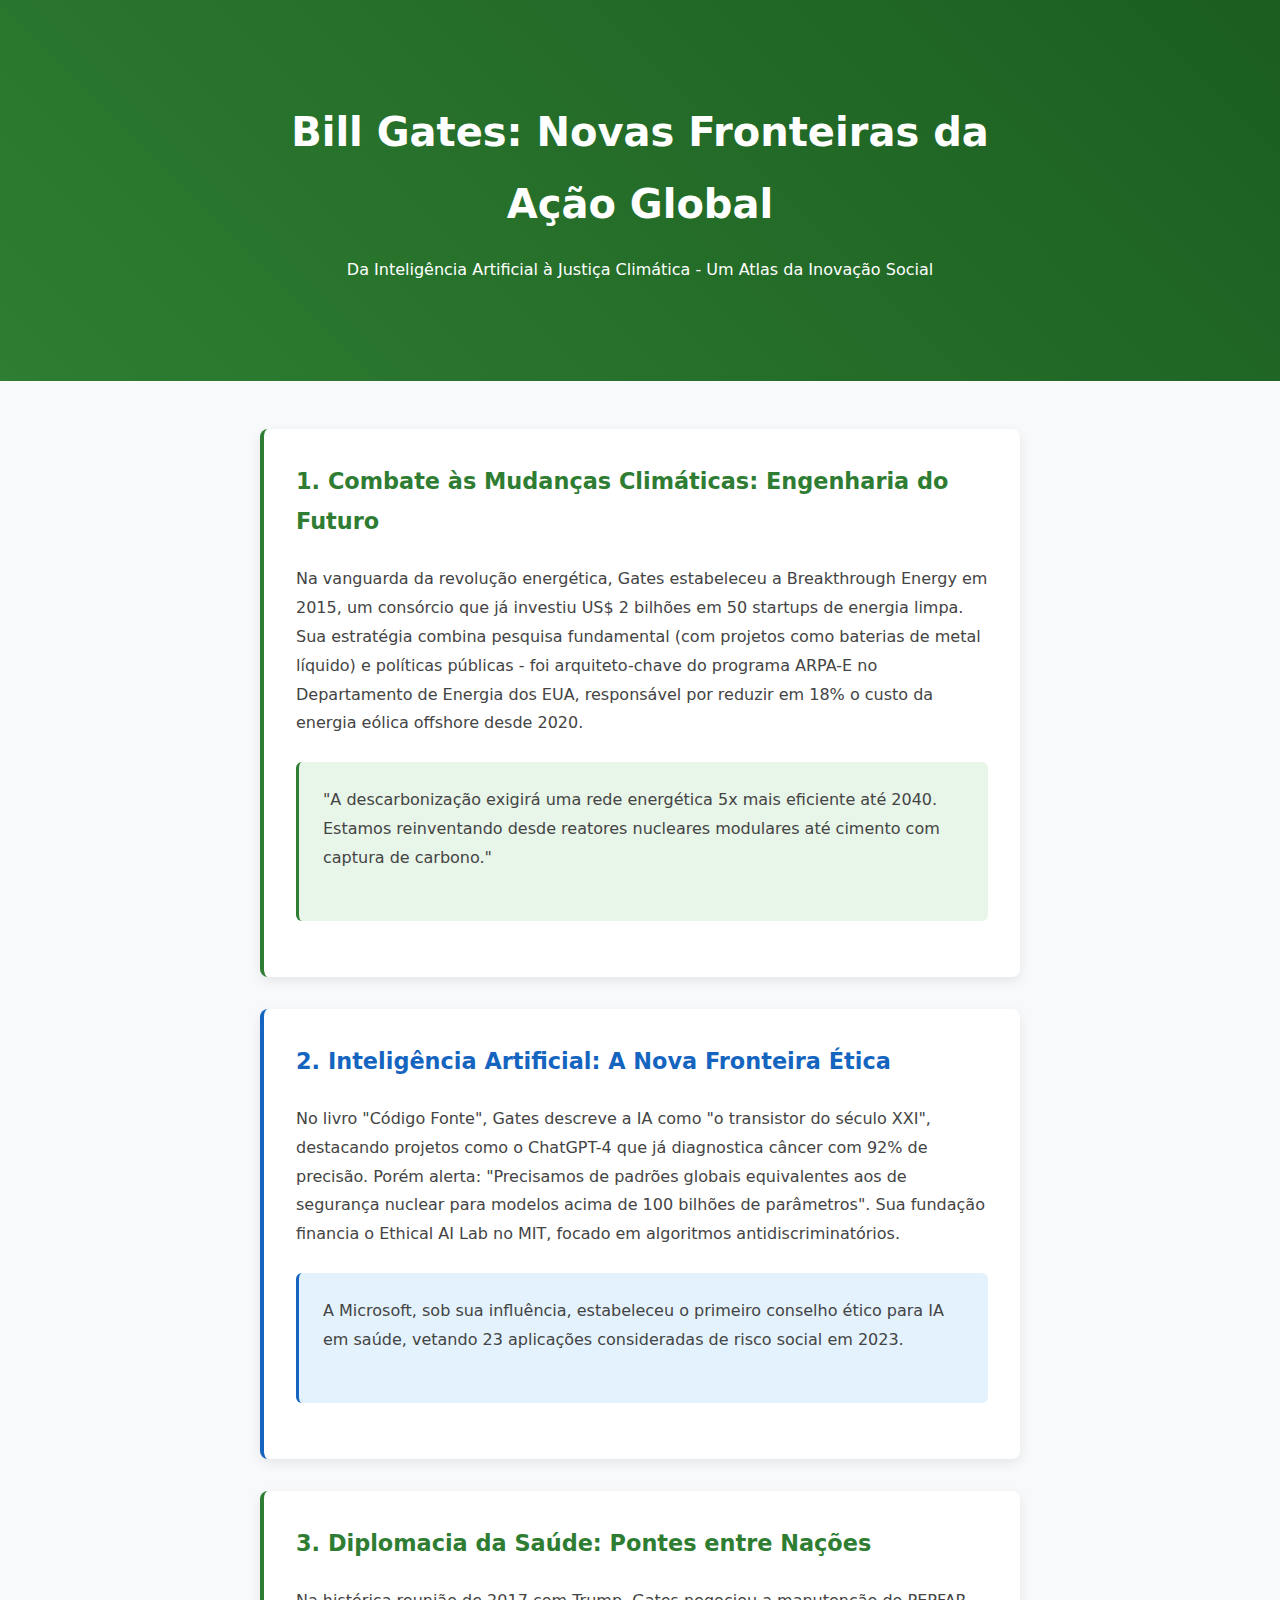
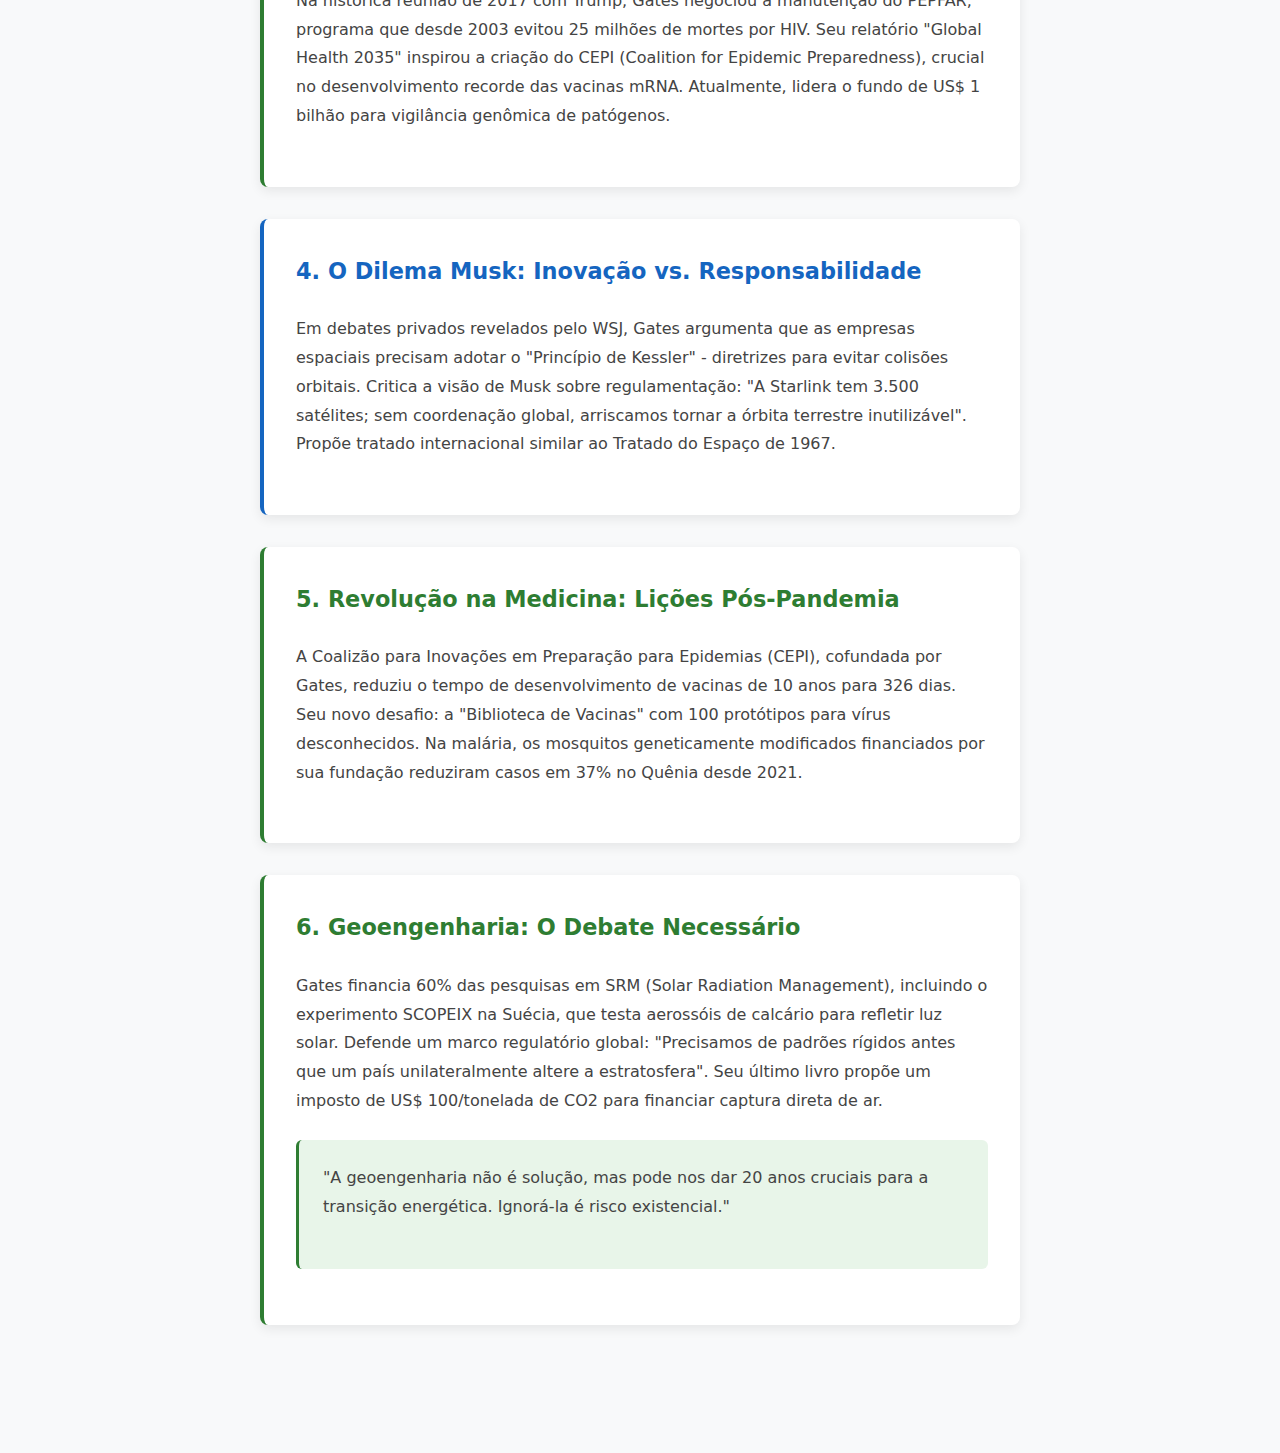
<file: index.html>
<!DOCTYPE html>
<html lang="pt-BR">
<head>
    <meta charset="UTF-8">
    <meta name="viewport" content="width=device-width, initial-scale=1.0">
    <title>Bill Gates: Fronteiras da Inovação Global</title>
    <style>
        :root {
            --verde-climatico: #2E7D32;
            --azul-tecnologia: #1565C0;
            --cinza-escuro: #37474F;
            --fundo: #F8F9FA;
        }

        * {
            margin: 0;
            padding: 0;
            box-sizing: border-box;
            font-family: 'Segoe UI', system-ui, sans-serif;
        }

        body {
            background: var(--fundo);
            line-height: 1.8;
            color: var(--cinza-escuro);
        }

        .container {
            max-width: 800px;
            margin: 0 auto;
            padding: 0 20px;
        }

        .hero {
            background: linear-gradient(45deg, var(--verde-climatico), #1B5E20);
            color: white;
            padding: 6rem 0;
            text-align: center;
            margin-bottom: 3rem;
        }

        .hero h1 {
            font-size: 2.5rem;
            margin-bottom: 1rem;
            font-weight: 600;
        }

        .topico {
            background: white;
            padding: 2rem;
            margin: 2rem 0;
            border-radius: 8px;
            box-shadow: 0 4px 12px rgba(0,0,0,0.08);
            border-left: 4px solid var(--verde-climatico);
        }

        .topico.tecnologia {
            border-color: var(--azul-tecnologia);
        }

        .topico h2 {
            color: var(--verde-climatico);
            margin-bottom: 1.5rem;
            font-size: 1.4rem;
        }

        .topico.tecnologia h2 {
            color: var(--azul-tecnologia);
        }

        .topico p {
            margin-bottom: 1.5rem;
            color: #444;
        }

        .destaque {
            background: #E8F5E9;
            padding: 1.5rem;
            border-radius: 6px;
            margin: 1.5rem 0;
            border-left: 3px solid var(--verde-climatico);
        }

        .destaque.tecnologia {
            background: #E3F2FD;
            border-color: var(--azul-tecnologia);
        }

        @media (max-width: 768px) {
            .hero {
                padding: 4rem 0;
            }

            .hero h1 {
                font-size: 1.8rem;
            }

            .topico {
                padding: 1.5rem;
                margin: 1.5rem 0;
            }
        }
    </style>
</head>
<body>
    <header class="hero">
        <div class="container">
            <h1>Bill Gates: Novas Fronteiras da Ação Global</h1>
            <p>Da Inteligência Artificial à Justiça Climática - Um Atlas da Inovação Social</p>
        </div>
    </header>

    <main class="container">
        <!-- Tópico 1 -->
        <article class="topico">
            <h2>1. Combate às Mudanças Climáticas: Engenharia do Futuro</h2>
            <p>Na vanguarda da revolução energética, Gates estabeleceu a Breakthrough Energy em 2015, um consórcio que já investiu US$ 2 bilhões em 50 startups de energia limpa. Sua estratégia combina pesquisa fundamental (com projetos como baterias de metal líquido) e políticas públicas - foi arquiteto-chave do programa ARPA-E no Departamento de Energia dos EUA, responsável por reduzir em 18% o custo da energia eólica offshore desde 2020.</p>
            
            <div class="destaque">
                <p>"A descarbonização exigirá uma rede energética 5x mais eficiente até 2040. Estamos reinventando desde reatores nucleares modulares até cimento com captura de carbono."</p>
            </div>
        </article>

        <!-- Tópico 2 -->
        <article class="topico tecnologia">
            <h2>2. Inteligência Artificial: A Nova Fronteira Ética</h2>
            <p>No livro "Código Fonte", Gates descreve a IA como "o transistor do século XXI", destacando projetos como o ChatGPT-4 que já diagnostica câncer com 92% de precisão. Porém alerta: "Precisamos de padrões globais equivalentes aos de segurança nuclear para modelos acima de 100 bilhões de parâmetros". Sua fundação financia o Ethical AI Lab no MIT, focado em algoritmos antidiscriminatórios.</p>
            
            <div class="destaque tecnologia">
                <p>A Microsoft, sob sua influência, estabeleceu o primeiro conselho ético para IA em saúde, vetando 23 aplicações consideradas de risco social em 2023.</p>
            </div>
        </article>

        <!-- Tópico 3 -->
        <article class="topico">
            <h2>3. Diplomacia da Saúde: Pontes entre Nações</h2>
            <p>Na histórica reunião de 2017 com Trump, Gates negociou a manutenção do PEPFAR, programa que desde 2003 evitou 25 milhões de mortes por HIV. Seu relatório "Global Health 2035" inspirou a criação do CEPI (Coalition for Epidemic Preparedness), crucial no desenvolvimento recorde das vacinas mRNA. Atualmente, lidera o fundo de US$ 1 bilhão para vigilância genômica de patógenos.</p>
        </article>

        <!-- Tópico 4 -->
        <article class="topico tecnologia">
            <h2>4. O Dilema Musk: Inovação vs. Responsabilidade</h2>
            <p>Em debates privados revelados pelo WSJ, Gates argumenta que as empresas espaciais precisam adotar o "Princípio de Kessler" - diretrizes para evitar colisões orbitais. Critica a visão de Musk sobre regulamentação: "A Starlink tem 3.500 satélites; sem coordenação global, arriscamos tornar a órbita terrestre inutilizável". Propõe tratado internacional similar ao Tratado do Espaço de 1967.</p>
        </article>

        <!-- Tópico 5 -->
        <article class="topico">
            <h2>5. Revolução na Medicina: Lições Pós-Pandemia</h2>
            <p>A Coalizão para Inovações em Preparação para Epidemias (CEPI), cofundada por Gates, reduziu o tempo de desenvolvimento de vacinas de 10 anos para 326 dias. Seu novo desafio: a "Biblioteca de Vacinas" com 100 protótipos para vírus desconhecidos. Na malária, os mosquitos geneticamente modificados financiados por sua fundação reduziram casos em 37% no Quênia desde 2021.</p>
        </article>

        <!-- Tópico 6 -->
        <article class="topico">
            <h2>6. Geoengenharia: O Debate Necessário</h2>
            <p>Gates financia 60% das pesquisas em SRM (Solar Radiation Management), incluindo o experimento SCOPEIX na Suécia, que testa aerossóis de calcário para refletir luz solar. Defende um marco regulatório global: "Precisamos de padrões rígidos antes que um país unilateralmente altere a estratosfera". Seu último livro propõe um imposto de US$ 100/tonelada de CO2 para financiar captura direta de ar.</p>
            
            <div class="destaque">
                <p>"A geoengenharia não é solução, mas pode nos dar 20 anos cruciais para a transição energética. Ignorá-la é risco existencial."</p>
            </div>
        </article>
    </main>

    <footer style="text-align: center; padding: 3rem; color: #666;">
        <p></p>
    </footer>
</body>
</html>
</file>
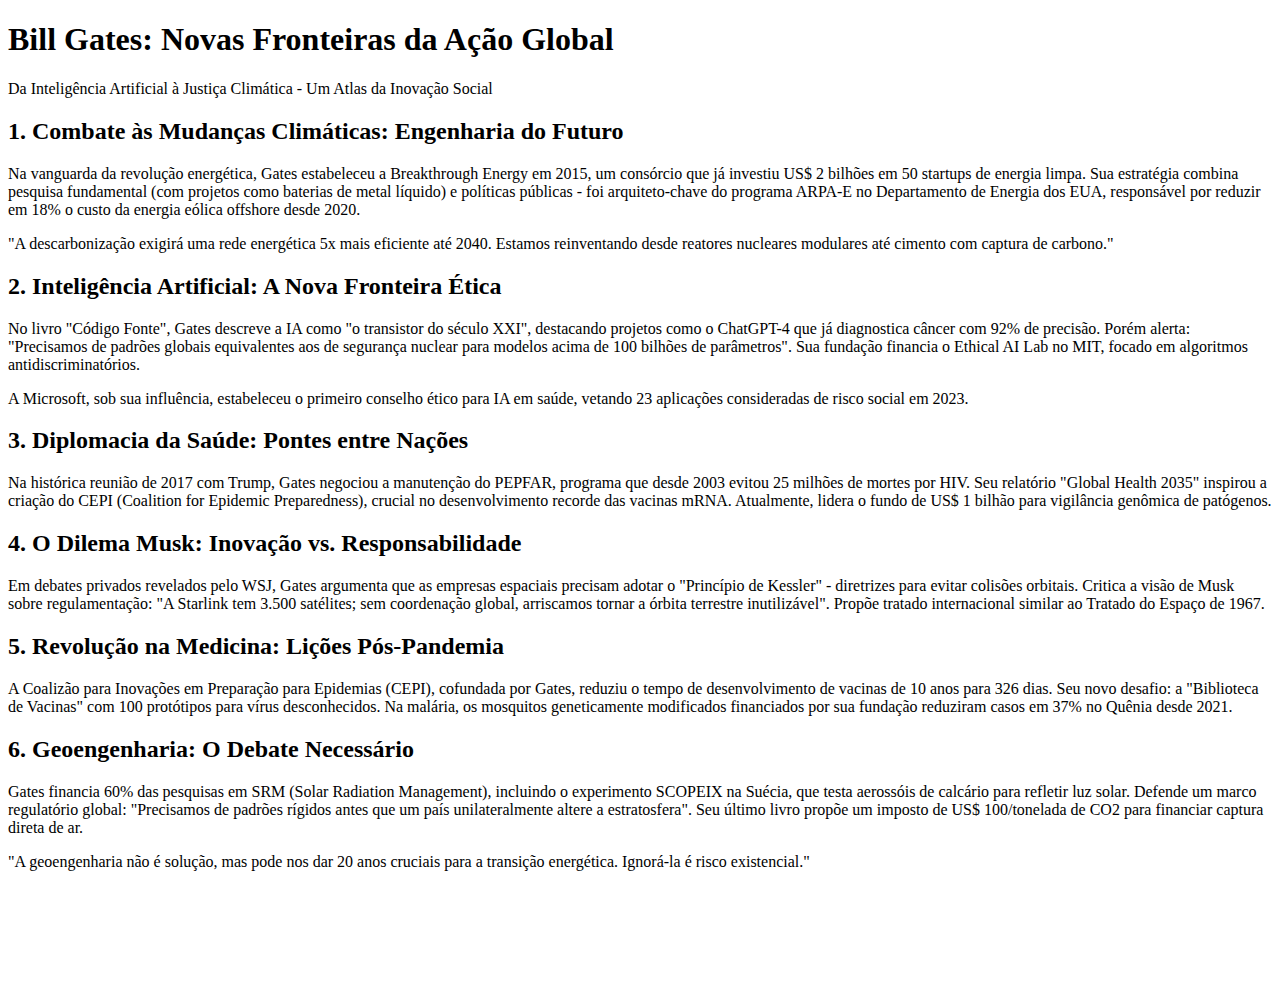
<file: HTML.html>
<!DOCTYPE html>
<html lang="pt-BR">
<head>
    <meta charset="UTF-8">
    <meta name="viewport" content="width=device-width, initial-scale=1.0">
    <title>Bill Gates: Fronteiras da Inovação Global</title>

</head>
<body>
    <header class="hero">
        <div class="container">
            <h1>Bill Gates: Novas Fronteiras da Ação Global</h1>
            <p>Da Inteligência Artificial à Justiça Climática - Um Atlas da Inovação Social</p>
        </div>
    </header>

    <main class="container">
        <!-- Tópico 1 -->
        <article class="topico">
            <h2>1. Combate às Mudanças Climáticas: Engenharia do Futuro</h2>
            <p>Na vanguarda da revolução energética, Gates estabeleceu a Breakthrough Energy em 2015, um consórcio que já investiu US$ 2 bilhões em 50 startups de energia limpa. Sua estratégia combina pesquisa fundamental (com projetos como baterias de metal líquido) e políticas públicas - foi arquiteto-chave do programa ARPA-E no Departamento de Energia dos EUA, responsável por reduzir em 18% o custo da energia eólica offshore desde 2020.</p>
            
            <div class="destaque">
                <p>"A descarbonização exigirá uma rede energética 5x mais eficiente até 2040. Estamos reinventando desde reatores nucleares modulares até cimento com captura de carbono."</p>
            </div>
        </article>

        <!-- Tópico 2 -->
        <article class="topico tecnologia">
            <h2>2. Inteligência Artificial: A Nova Fronteira Ética</h2>
            <p>No livro "Código Fonte", Gates descreve a IA como "o transistor do século XXI", destacando projetos como o ChatGPT-4 que já diagnostica câncer com 92% de precisão. Porém alerta: "Precisamos de padrões globais equivalentes aos de segurança nuclear para modelos acima de 100 bilhões de parâmetros". Sua fundação financia o Ethical AI Lab no MIT, focado em algoritmos antidiscriminatórios.</p>
            
            <div class="destaque tecnologia">
                <p>A Microsoft, sob sua influência, estabeleceu o primeiro conselho ético para IA em saúde, vetando 23 aplicações consideradas de risco social em 2023.</p>
            </div>
        </article>

        <!-- Tópico 3 -->
        <article class="topico">
            <h2>3. Diplomacia da Saúde: Pontes entre Nações</h2>
            <p>Na histórica reunião de 2017 com Trump, Gates negociou a manutenção do PEPFAR, programa que desde 2003 evitou 25 milhões de mortes por HIV. Seu relatório "Global Health 2035" inspirou a criação do CEPI (Coalition for Epidemic Preparedness), crucial no desenvolvimento recorde das vacinas mRNA. Atualmente, lidera o fundo de US$ 1 bilhão para vigilância genômica de patógenos.</p>
        </article>

        <!-- Tópico 4 -->
        <article class="topico tecnologia">
            <h2>4. O Dilema Musk: Inovação vs. Responsabilidade</h2>
            <p>Em debates privados revelados pelo WSJ, Gates argumenta que as empresas espaciais precisam adotar o "Princípio de Kessler" - diretrizes para evitar colisões orbitais. Critica a visão de Musk sobre regulamentação: "A Starlink tem 3.500 satélites; sem coordenação global, arriscamos tornar a órbita terrestre inutilizável". Propõe tratado internacional similar ao Tratado do Espaço de 1967.</p>
        </article>

        <!-- Tópico 5 -->
        <article class="topico">
            <h2>5. Revolução na Medicina: Lições Pós-Pandemia</h2>
            <p>A Coalizão para Inovações em Preparação para Epidemias (CEPI), cofundada por Gates, reduziu o tempo de desenvolvimento de vacinas de 10 anos para 326 dias. Seu novo desafio: a "Biblioteca de Vacinas" com 100 protótipos para vírus desconhecidos. Na malária, os mosquitos geneticamente modificados financiados por sua fundação reduziram casos em 37% no Quênia desde 2021.</p>
        </article>

        <!-- Tópico 6 -->
        <article class="topico">
            <h2>6. Geoengenharia: O Debate Necessário</h2>
            <p>Gates financia 60% das pesquisas em SRM (Solar Radiation Management), incluindo o experimento SCOPEIX na Suécia, que testa aerossóis de calcário para refletir luz solar. Defende um marco regulatório global: "Precisamos de padrões rígidos antes que um país unilateralmente altere a estratosfera". Seu último livro propõe um imposto de US$ 100/tonelada de CO2 para financiar captura direta de ar.</p>
            
            <div class="destaque">
                <p>"A geoengenharia não é solução, mas pode nos dar 20 anos cruciais para a transição energética. Ignorá-la é risco existencial."</p>
            </div>
        </article>
    </main>

    <footer style="text-align: center; padding: 3rem; color: #666;">
        <p></p>
    </footer>
</body>
</html>
</file>
